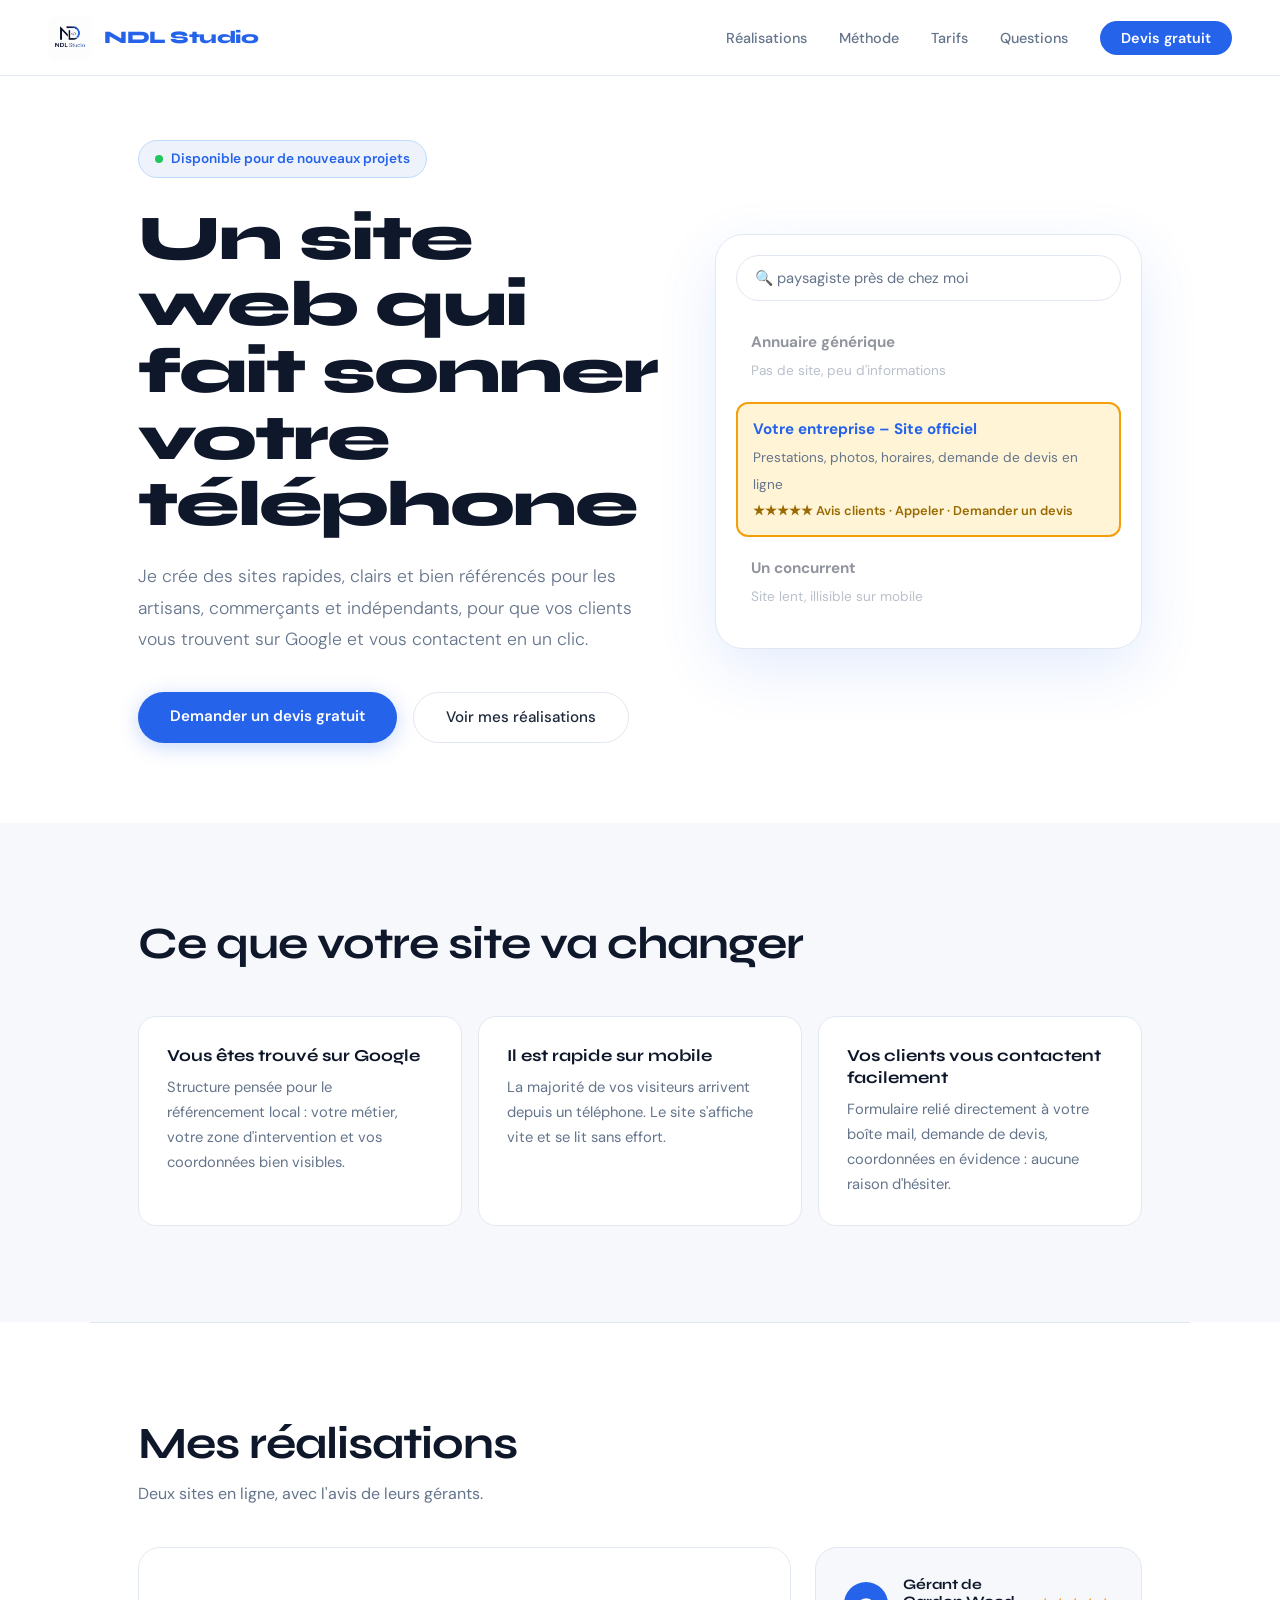
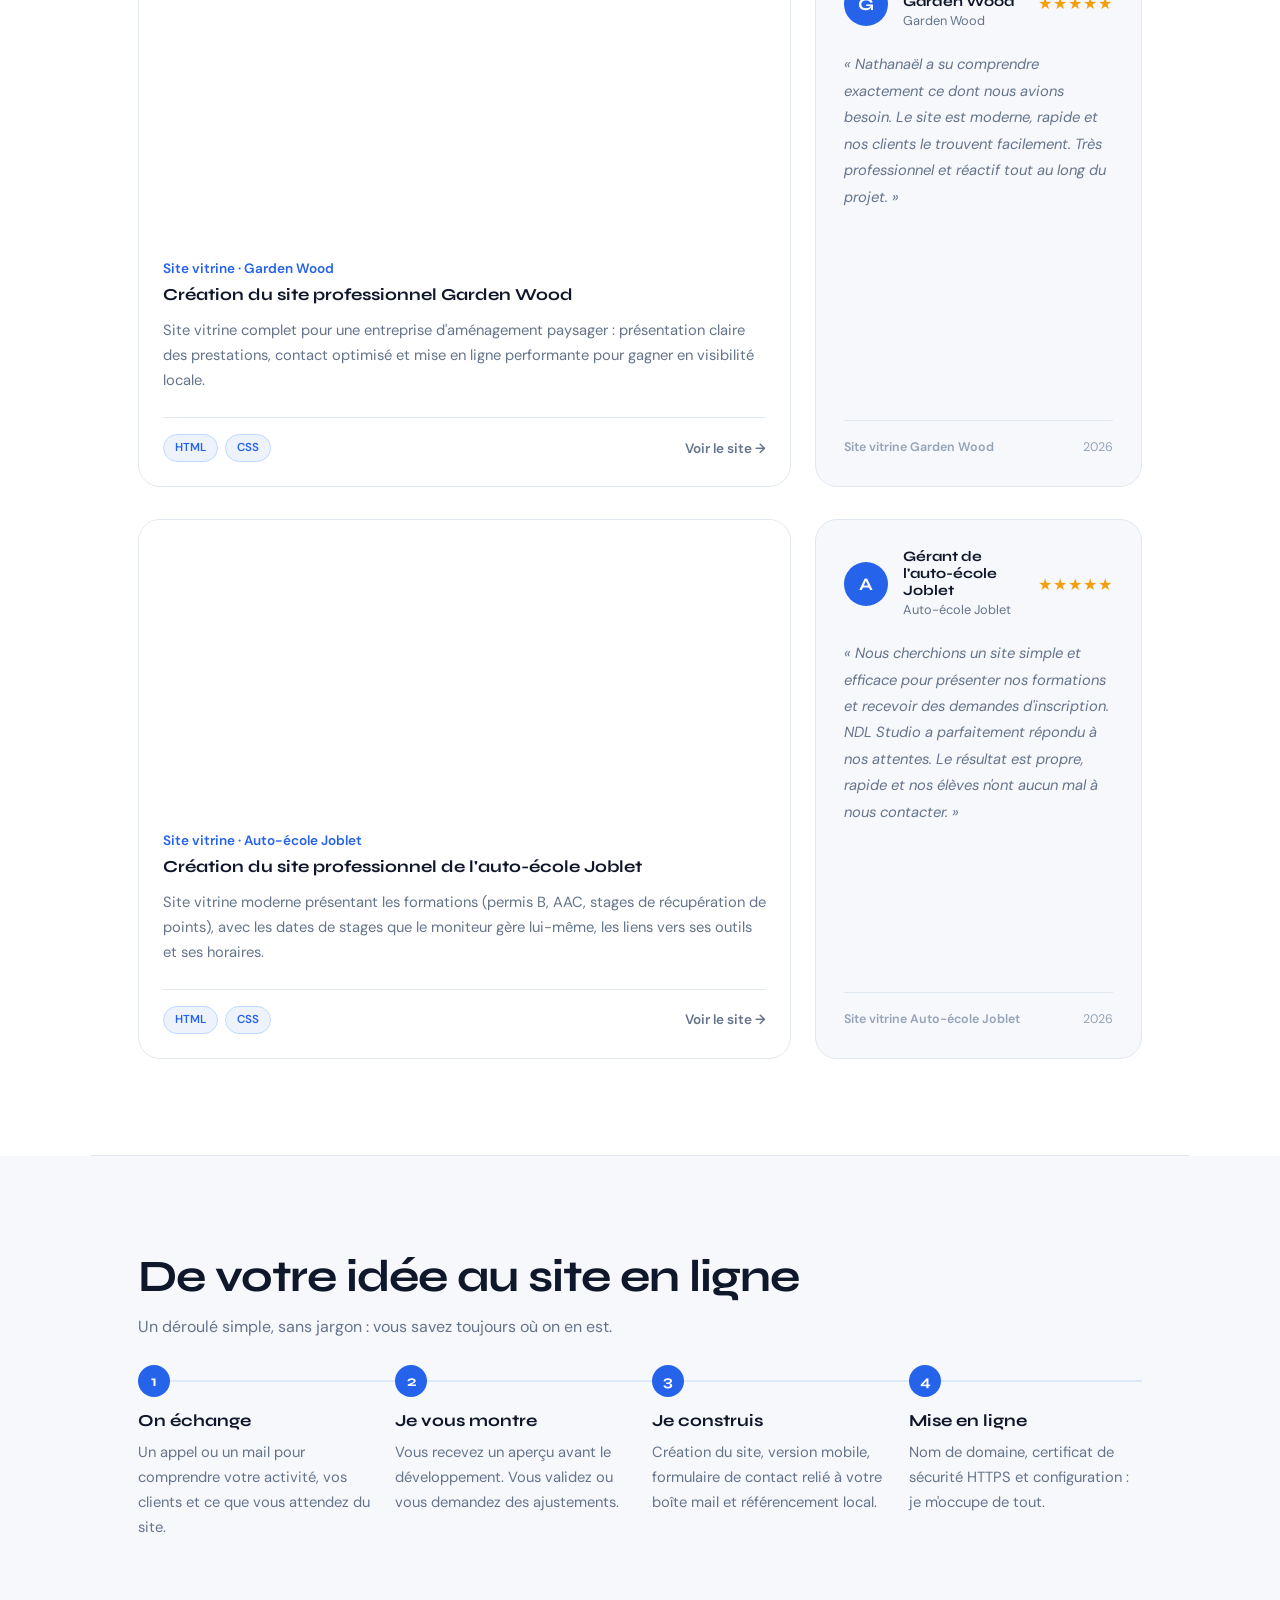
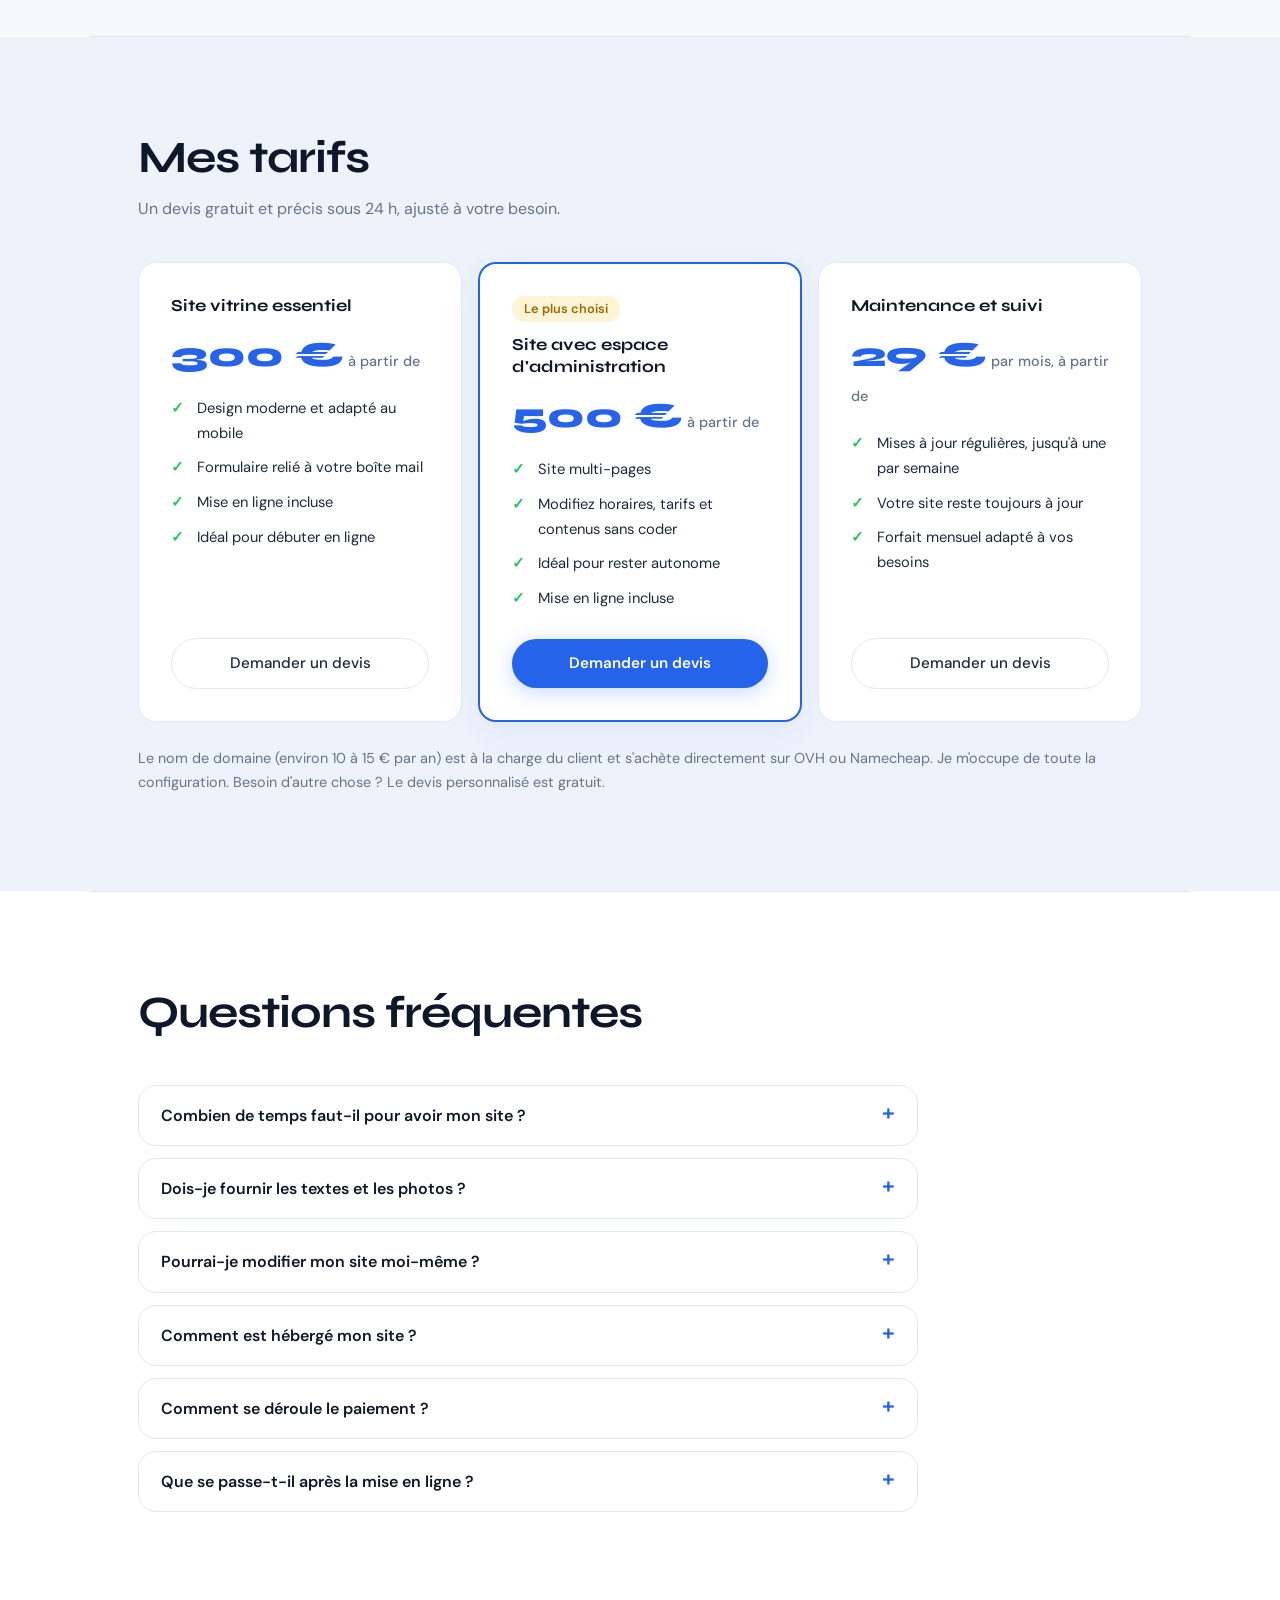
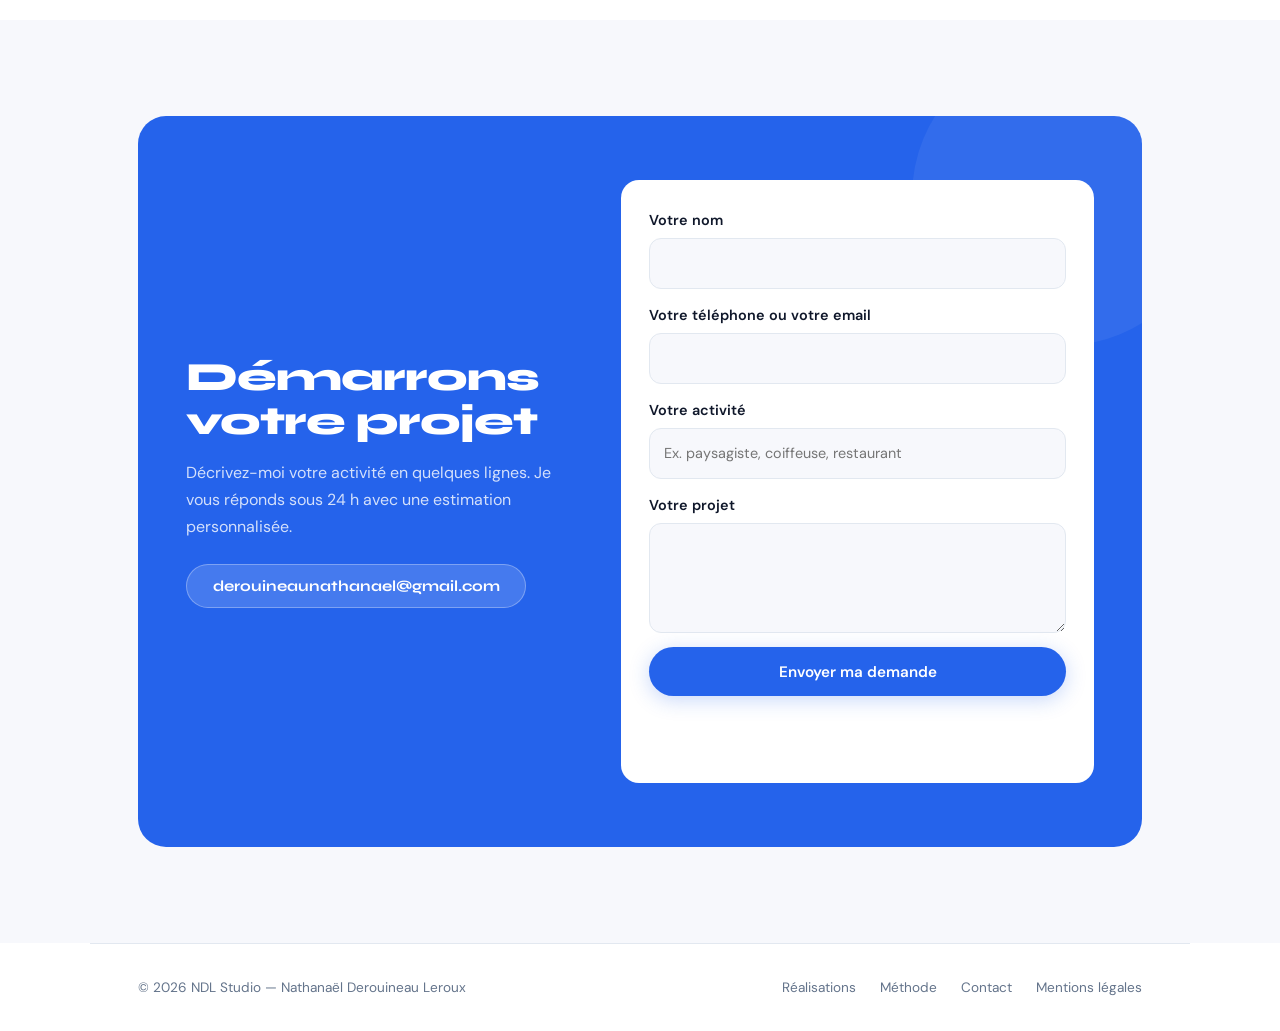
<file: index.html>
<!DOCTYPE html>
<html lang="fr">
<head>
  <meta charset="UTF-8">
  <meta name="viewport" content="width=device-width, initial-scale=1.0">
  <title>NDL Studio – Création de sites web pour artisans et indépendants</title>
  <meta name="description" content="Sites vitrine rapides, clairs et bien référencés pour artisans, commerçants et indépendants. Devis gratuit sous 24 h.">
  <meta name="theme-color" content="#2563eb">
  <link rel="canonical" href="https://ndlstudio.fr/">
  <link rel="icon" href="ressource/logo-ndlstudio.png">

  <meta property="og:type" content="website">
  <meta property="og:url" content="https://ndlstudio.fr/">
  <meta property="og:title" content="NDL Studio – Un site web qui vous apporte des clients">
  <meta property="og:description" content="Sites vitrine pour artisans et indépendants : rapides, adaptés au mobile, trouvés sur Google.">
  <meta property="og:image" content="https://ndlstudio.fr/ressource/logo-ndlstudio.png">

  <link rel="preconnect" href="https://fonts.googleapis.com">
  <link rel="preconnect" href="https://fonts.gstatic.com" crossorigin>
  <link href="https://fonts.googleapis.com/css2?family=Syne:wght@400;600;700;800&family=DM+Sans:ital,opsz,wght@0,9..40,300;0,9..40,400;0,9..40,500;0,9..40,600;1,9..40,300&display=swap" rel="stylesheet">
  <link rel="stylesheet" href="ressource/style.css">

  <script type="application/ld+json">
  {
    "@context": "https://schema.org",
    "@type": "ProfessionalService",
    "name": "NDL Studio",
    "url": "https://ndlstudio.fr",
    "logo": "https://ndlstudio.fr/ressource/logo-ndlstudio.png",
    "description": "Création de sites web vitrine pour artisans, commerçants et indépendants.",
    "founder": { "@type": "Person", "name": "Nathanaël Derouineau Leroux" },
    "email": "derouineaunathanael@gmail.com"
  }
  </script>
</head>
<body>

<!-- NAVIGATION -->
<nav>
  <a href="#" class="nav-logo-wrapper">
    <img class="nav-logo" src="ressource/logo-ndlstudio.png" alt="">
    <span class="nav-brand">NDL Studio</span>
  </a>
  <ul class="nav-links">
    <li><a href="#projets">Réalisations</a></li>
    <li><a href="#methode">Méthode</a></li>
    <li><a href="#services">Tarifs</a></li>
    <li><a href="#faq">Questions</a></li>
    <li><a href="#contact" class="nav-cta">Devis gratuit</a></li>
  </ul>
  <button class="hamburger" id="hamburger" aria-label="Ouvrir le menu" aria-expanded="false" aria-controls="mobileMenu">
    <span></span><span></span><span></span>
  </button>
</nav>

<div class="mobile-menu" id="mobileMenu">
  <a href="#projets" onclick="closeMobileMenu()">Réalisations</a>
  <a href="#methode" onclick="closeMobileMenu()">Méthode</a>
  <a href="#services" onclick="closeMobileMenu()">Tarifs</a>
  <a href="#faq" onclick="closeMobileMenu()">Questions</a>
  <a href="#contact" onclick="closeMobileMenu()">Demander un devis gratuit</a>
</div>

<!-- ACCUEIL -->
<header class="hero">
  <div>
    <div class="hero-tag"><span class="hero-dot"></span>Disponible pour de nouveaux projets</div>
    <h1>Un site web qui fait sonner votre téléphone</h1>
    <p class="hero-sub">Je crée des sites rapides, clairs et bien référencés pour les artisans, commerçants et indépendants, pour que vos clients vous trouvent sur Google et vous contactent en un clic.</p>
    <div class="hero-actions">
      <a href="#contact" class="btn-primary">Demander un devis gratuit</a>
      <a href="#projets" class="btn-secondary">Voir mes réalisations</a>
    </div>
  </div>

  <div class="serp" aria-hidden="true">
    <div class="serp-q">🔍 paysagiste près de chez moi</div>
    <div class="serp-res dim"><b>Annuaire générique</b><span>Pas de site, peu d'informations</span></div>
    <div class="serp-res me">
      <b>Votre entreprise – Site officiel</b>
      <span>Prestations, photos, horaires, demande de devis en ligne</span>
      <small>★★★★★ Avis clients · Appeler · Demander un devis</small>
    </div>
    <div class="serp-res dim"><b>Un concurrent</b><span>Site lent, illisible sur mobile</span></div>
  </div>
</header>

<!-- BÉNÉFICES -->
<div class="full-width-section bg-off">
  <section class="section" id="atouts">
    <h2 class="section-title">Ce que votre site va changer</h2>
    <div class="grid" style="--min:260px">
      <article class="card hover benefit">
        <h3 class="card-title">Vous êtes trouvé sur Google</h3>
        <p class="card-text">Structure pensée pour le référencement local : votre métier, votre zone d'intervention et vos coordonnées bien visibles.</p>
      </article>
      <article class="card hover benefit">
        <h3 class="card-title">Il est rapide sur mobile</h3>
        <p class="card-text">La majorité de vos visiteurs arrivent depuis un téléphone. Le site s'affiche vite et se lit sans effort.</p>
      </article>
      <article class="card hover benefit">
        <h3 class="card-title">Vos clients vous contactent facilement</h3>
        <p class="card-text">Formulaire relié directement à votre boîte mail, demande de devis, coordonnées en évidence : aucune raison d'hésiter.</p>
      </article>
    </div>
  </section>
</div>

<hr class="divider">

<!-- PROJETS -->
<div class="full-width-section bg-white">
  <section class="section" id="projets">
    <h2 class="section-title has-intro">Mes réalisations</h2>
    <p class="section-intro">Deux sites en ligne, avec l'avis de leurs gérants.</p>
    <div class="projects">

      <div class="project-row">
        <article class="card project-card">
          <div class="project-thumb">🌱<iframe src="https://gardenwood.pages.dev/" title="Aperçu du site Garden Wood" loading="lazy" tabindex="-1"></iframe></div>
          <div class="project-body">
            <div class="project-tag">Site vitrine · Garden Wood</div>
            <h3 class="card-title">Création du site professionnel Garden Wood</h3>
            <p class="card-text project-desc">Site vitrine complet pour une entreprise d'aménagement paysager : présentation claire des prestations, contact optimisé et mise en ligne performante pour gagner en visibilité locale.</p>
            <div class="project-footer">
              <div class="project-techs"><span class="pill">HTML</span><span class="pill">CSS</span></div>
              <a href="https://gardenwood.pages.dev/" target="_blank" rel="noopener" class="project-link">Voir le site</a>
            </div>
          </div>
        </article>
        <aside class="card project-avis">
          <div class="avis-header">
            <div class="avis-avatar">G</div>
            <div>
              <div class="avis-nom">Gérant de Garden Wood</div>
              <div class="avis-entreprise">Garden Wood</div>
            </div>
            <div class="avis-etoiles" aria-label="5 étoiles sur 5">★★★★★</div>
          </div>
          <p class="avis-texte">« Nathanaël a su comprendre exactement ce dont nous avions besoin. Le site est moderne, rapide et nos clients le trouvent facilement. Très professionnel et réactif tout au long du projet. »</p>
          <div class="avis-footer"><span class="avis-projet">Site vitrine Garden Wood</span><span>2026</span></div>
        </aside>
      </div>

      <div class="project-row">
        <article class="card project-card">
          <div class="project-thumb">🚗<iframe src="https://auto-ecole-joblet-vincent.pages.dev/" title="Aperçu du site Auto-école Joblet" loading="lazy" tabindex="-1"></iframe></div>
          <div class="project-body">
            <div class="project-tag">Site vitrine · Auto-école Joblet</div>
            <h3 class="card-title">Création du site professionnel de l'auto-école Joblet</h3>
            <p class="card-text project-desc">Site vitrine moderne présentant les formations (permis B, AAC, stages de récupération de points), avec les dates de stages que le moniteur gère lui-même, les liens vers ses outils et ses horaires.</p>
            <div class="project-footer">
              <div class="project-techs"><span class="pill">HTML</span><span class="pill">CSS</span></div>
              <a href="https://auto-ecole-joblet-vincent.pages.dev/" target="_blank" rel="noopener" class="project-link">Voir le site</a>
            </div>
          </div>
        </article>
        <aside class="card project-avis">
          <div class="avis-header">
            <div class="avis-avatar">A</div>
            <div>
              <div class="avis-nom">Gérant de l'auto-école Joblet</div>
              <div class="avis-entreprise">Auto-école Joblet</div>
            </div>
            <div class="avis-etoiles" aria-label="5 étoiles sur 5">★★★★★</div>
          </div>
          <p class="avis-texte">« Nous cherchions un site simple et efficace pour présenter nos formations et recevoir des demandes d'inscription. NDL Studio a parfaitement répondu à nos attentes. Le résultat est propre, rapide et nos élèves n'ont aucun mal à nous contacter. »</p>
          <div class="avis-footer"><span class="avis-projet">Site vitrine Auto-école Joblet</span><span>2026</span></div>
        </aside>
      </div>

    </div>
  </section>
</div>

<hr class="divider">

<!-- MÉTHODE -->
<div class="full-width-section bg-off">
  <section class="section" id="methode">
    <h2 class="section-title has-intro">De votre idée au site en ligne</h2>
    <p class="section-intro">Un déroulé simple, sans jargon : vous savez toujours où on en est.</p>
    <ol class="timeline">
      <li>
        <h3 class="card-title">On échange</h3>
        <p class="card-text">Un appel ou un mail pour comprendre votre activité, vos clients et ce que vous attendez du site.</p>
      </li>
      <li>
        <h3 class="card-title">Je vous montre</h3>
        <p class="card-text">Vous recevez un aperçu avant le développement. Vous validez ou vous demandez des ajustements.</p>
      </li>
      <li>
        <h3 class="card-title">Je construis</h3>
        <p class="card-text">Création du site, version mobile, formulaire de contact relié à votre boîte mail et référencement local.</p>
      </li>
      <li>
        <h3 class="card-title">Mise en ligne</h3>
        <p class="card-text">Nom de domaine, certificat de sécurité HTTPS et configuration : je m'occupe de tout.</p>
      </li>
    </ol>
  </section>
</div>

<hr class="divider">

<!-- TARIFS -->
<div class="full-width-section bg-light-blue">
  <section class="section" id="services">
    <h2 class="section-title has-intro">Mes tarifs</h2>
    <p class="section-intro">Un devis gratuit et précis sous 24 h, ajusté à votre besoin.</p>
    <div class="grid" style="--min:260px">
      <article class="card plan">
        <h3 class="card-title">Site vitrine essentiel</h3>
        <div class="price">300 €<small> à partir de</small></div>
        <ul class="plan-list">
          <li>Design moderne et adapté au mobile</li>
          <li>Formulaire relié à votre boîte mail</li>
          <li>Mise en ligne incluse</li>
          <li>Idéal pour débuter en ligne</li>
        </ul>
        <a href="#contact" class="btn-secondary">Demander un devis</a>
      </article>
      <article class="card plan plan-best">
        <span class="plan-tag">Le plus choisi</span>
        <h3 class="card-title">Site avec espace d'administration</h3>
        <div class="price">500 €<small> à partir de</small></div>
        <ul class="plan-list">
          <li>Site multi-pages</li>
          <li>Modifiez horaires, tarifs et contenus sans coder</li>
          <li>Idéal pour rester autonome</li>
          <li>Mise en ligne incluse</li>
        </ul>
        <a href="#contact" class="btn-primary">Demander un devis</a>
      </article>
      <article class="card plan">
        <h3 class="card-title">Maintenance et suivi</h3>
        <div class="price">29 €<small> par mois, à partir de</small></div>
        <ul class="plan-list">
          <li>Mises à jour régulières, jusqu'à une par semaine</li>
          <li>Votre site reste toujours à jour</li>
          <li>Forfait mensuel adapté à vos besoins</li>
        </ul>
        <a href="#contact" class="btn-secondary">Demander un devis</a>
      </article>
    </div>
    <p class="note">Le nom de domaine (environ 10 à 15 € par an) est à la charge du client et s'achète directement sur OVH ou Namecheap. Je m'occupe de toute la configuration. Besoin d'autre chose ? Le devis personnalisé est gratuit.</p>
  </section>
</div>

<hr class="divider">

<!-- FAQ -->
<div class="full-width-section bg-white">
  <section class="section" id="faq">
    <h2 class="section-title">Questions fréquentes</h2>
    <div class="faq">
      <details class="card">
        <summary>Combien de temps faut-il pour avoir mon site ?</summary>
        <p class="card-text">Un site vitrine est généralement en ligne en une à deux semaines, selon la rapidité de vos retours et l'envoi de vos photos et textes.</p>
      </details>
      <details class="card">
        <summary>Dois-je fournir les textes et les photos ?</summary>
        <p class="card-text">Idéalement, vous fournissez vos photos et les informations clés. Je m'occupe de la structure et de la mise en forme, et je peux vous aider à rédiger les textes.</p>
      </details>
      <details class="card">
        <summary>Pourrai-je modifier mon site moi-même ?</summary>
        <p class="card-text">Oui, avec la formule à espace d'administration, vous modifiez vos horaires, tarifs et contenus sans toucher au code.</p>
      </details>
      <details class="card">
        <summary>Comment est hébergé mon site ?</summary>
        <p class="card-text">Votre site est déployé via GitHub et Cloudflare Pages, avec votre nom de domaine et un certificat HTTPS inclus.</p>
      </details>
      <details class="card">
        <summary>Comment se déroule le paiement ?</summary>
        <p class="card-text">Un acompte est demandé au lancement du projet, le solde à la livraison. Une facture vous est remise à chaque étape.</p>
      </details>
      <details class="card">
        <summary>Que se passe-t-il après la mise en ligne ?</summary>
        <p class="card-text">Le site est à vous. Vous pouvez gérer les évolutions seul ou choisir le forfait de maintenance mensuel.</p>
      </details>
    </div>
  </section>
</div>

<!-- CONTACT -->
<div class="full-width-section bg-off">
  <section class="section" id="contact">
    <div class="contact-box">
      <div>
        <h2>Démarrons votre projet</h2>
        <p>Décrivez-moi votre activité en quelques lignes. Je vous réponds sous 24 h avec une estimation personnalisée.</p>
        <a href="mailto:derouineaunathanael@gmail.com" class="contact-email">derouineaunathanael@gmail.com</a>
      </div>

      <form class="contact-form" id="contactForm" action="https://api.web3forms.com/submit" method="POST">
        <input type="hidden" name="access_key" value="d3d730c7-2141-4250-95a8-540519aaca60">
        <input type="hidden" name="subject" value="Nouvelle demande de devis – NDL Studio">
        <input type="checkbox" name="botcheck" class="hp" tabindex="-1" autocomplete="off">
        <label>Votre nom <input type="text" name="nom" required autocomplete="name"></label>
        <label>Votre téléphone ou votre email <input type="text" name="contact" required></label>
        <label>Votre activité <input type="text" name="activite" placeholder="Ex. paysagiste, coiffeuse, restaurant"></label>
        <label>Votre projet <textarea name="message" required></textarea></label>
        <button type="submit" class="btn-primary">Envoyer ma demande</button>
        <p class="form-status" id="formStatus" role="status"></p>
      </form>
    </div>
  </section>
</div>

<!-- PIED DE PAGE -->
<footer>
  <p>© 2026 NDL Studio — Nathanaël Derouineau Leroux</p>
  <div class="footer-right">
    <a href="#projets">Réalisations</a>
    <a href="#methode">Méthode</a>
    <a href="#contact">Contact</a>
    <a href="mentions-legales.html">Mentions légales</a>
  </div>
</footer>

<script src="ressource/script.js"></script>
</body>
</html>
</file>
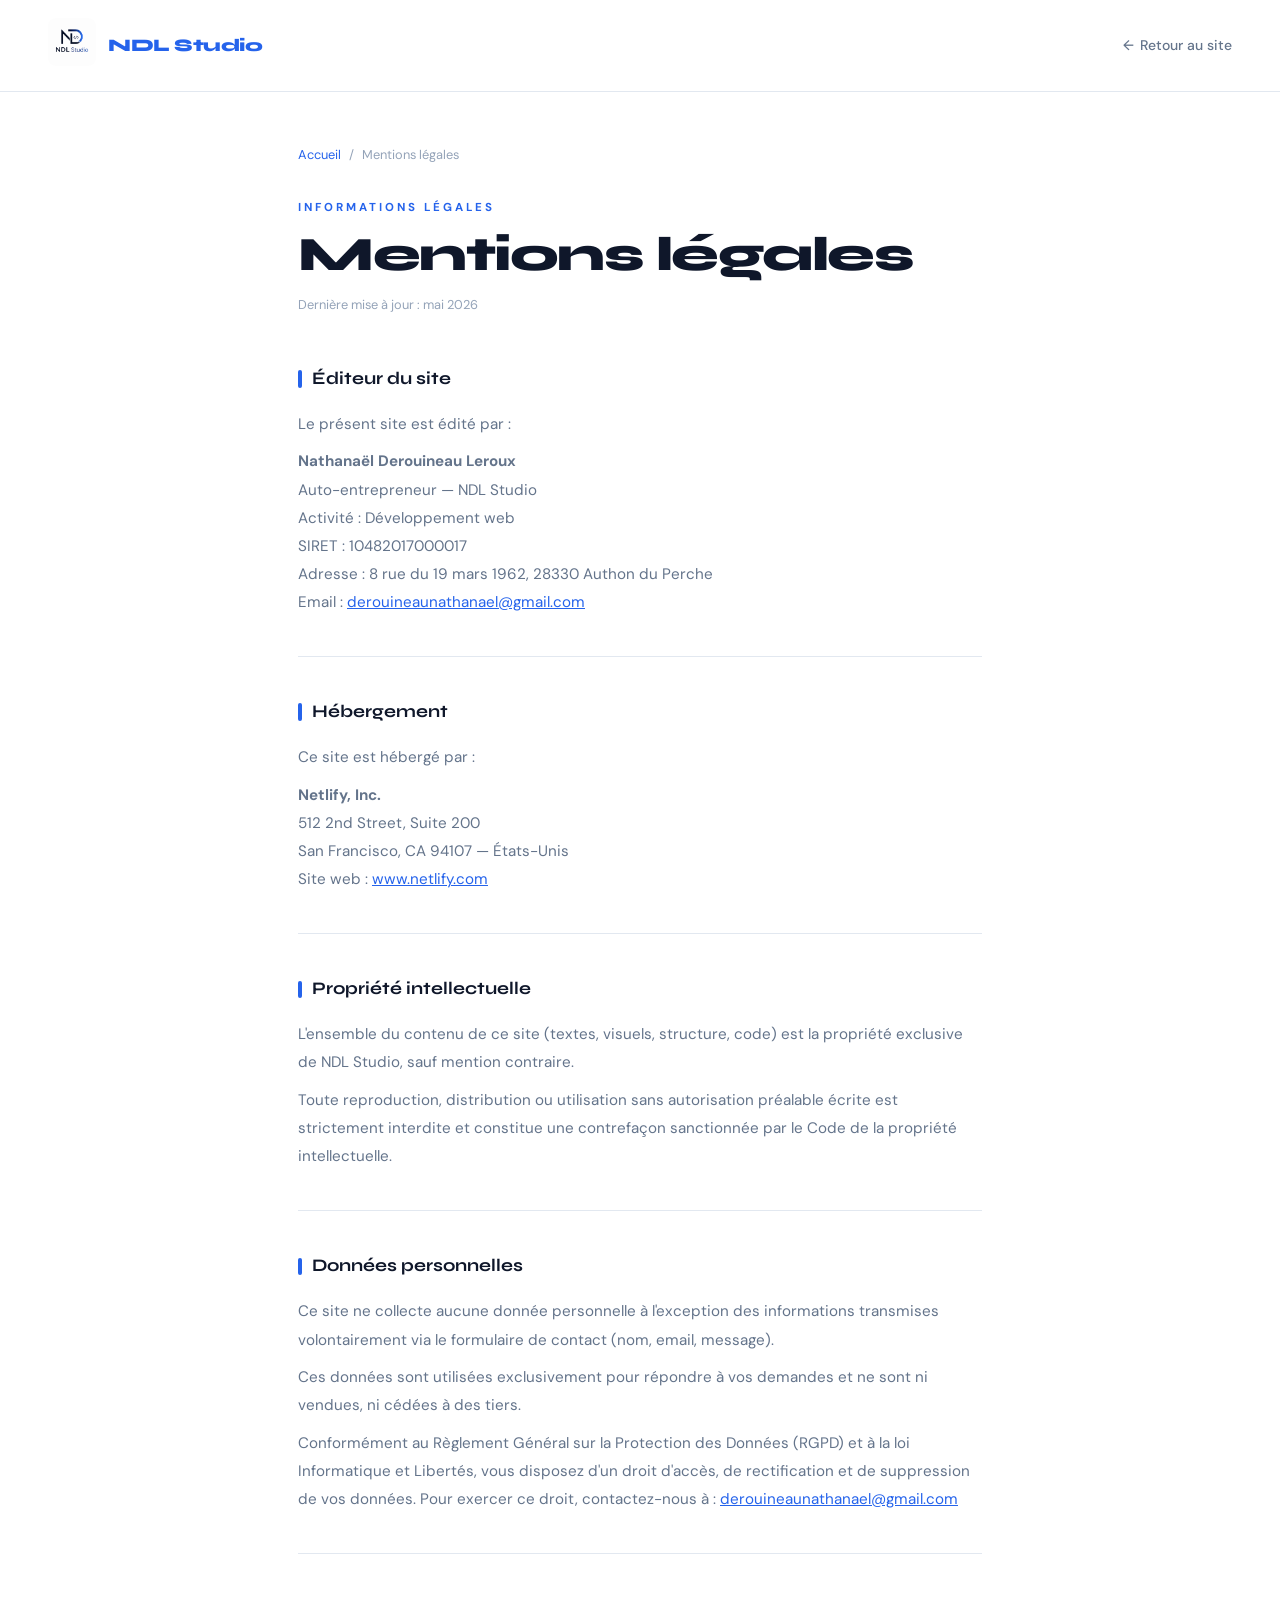
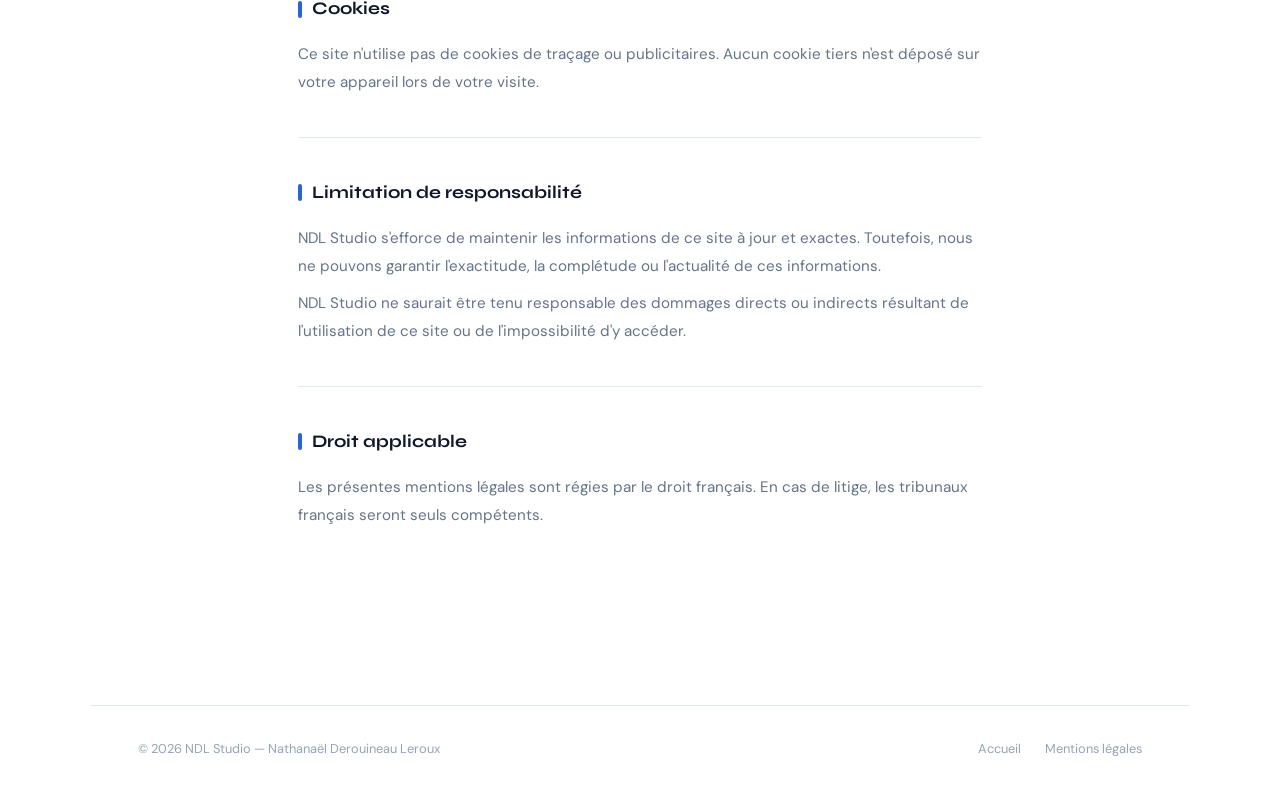
<file: mentions-legales.html>
<!DOCTYPE html>
<html lang="fr">
<head>
<meta charset="UTF-8">
<meta name="viewport" content="width=device-width, initial-scale=1.0">
<title>Mentions légales – NDL Studio</title>
<link href="https://fonts.googleapis.com/css2?family=Syne:wght@400;600;700;800&family=DM+Sans:ital,opsz,wght@0,9..40,300;0,9..40,400;0,9..40,500;1,9..40,300&display=swap" rel="stylesheet">
<style>
  :root {
    --white: #ffffff;
    --off-white: #f7f8fc;
    --light-blue: #eef3fb;
    --blue: #2563eb;
    --blue-mid: #1d4ed8;
    --ink: #0f172a;
    --ink2: #1e293b;
    --muted: #64748b;
    --muted2: #94a3b8;
    --border: #e2e8f0;
    --border-blue: #bfdbfe;
  }

  *, *::before, *::after { margin: 0; padding: 0; box-sizing: border-box; }
  html { scroll-behavior: smooth; }

  body {
    background: var(--white);
    color: var(--ink);
    font-family: 'DM Sans', sans-serif;
    font-weight: 400;
    line-height: 1.7;
    overflow-x: hidden;
  }

  /* ── NAV ── */
  nav {
    position: fixed;
    top: 0; left: 0; right: 0;
    z-index: 50;
    display: flex;
    align-items: center;
    justify-content: space-between;
    padding: 1.1rem 3rem;
    background: rgba(255,255,255,0.88);
    backdrop-filter: blur(18px);
    -webkit-backdrop-filter: blur(18px);
    border-bottom: 1px solid var(--border);
  }

  .nav-logo-wrapper {
    display: flex;
    align-items: center;
    gap: 0.75rem;
    text-decoration: none;
  }

  .logo-placeholder {
    width: 38px;
    height: 38px;
    border-radius: 8px;
    border: 2px dashed var(--border-blue);
    background: var(--light-blue);
    display: flex;
    align-items: center;
    justify-content: center;
    flex-shrink: 0;
  }
  .logo-placeholder::after {
    content: 'LOGO';
    font-size: 0.5rem;
    font-weight: 700;
    letter-spacing: 1px;
    color: var(--blue);
    opacity: 0.5;
  }

  .nav-brand {
    font-family: 'Syne', sans-serif;
    font-weight: 800;
    font-size: 1.1rem;
    color: var(--blue);
    letter-spacing: -0.5px;
  }

  .nav-back {
    display: flex;
    align-items: center;
    gap: 0.4rem;
    color: var(--muted);
    text-decoration: none;
    font-size: 0.875rem;
    font-weight: 500;
    transition: color 0.2s;
  }
  .nav-back:hover { color: var(--blue); }
  .nav-back::before { content: '←'; }

  /* ── PAGE ── */
  .page-wrapper {
    max-width: 780px;
    margin: 0 auto;
    padding: 9rem 3rem 6rem;
  }

  /* Breadcrumb */
  .breadcrumb {
    display: flex;
    align-items: center;
    gap: 0.5rem;
    font-size: 0.8rem;
    color: var(--muted2);
    margin-bottom: 2rem;
  }
  .breadcrumb a {
    color: var(--blue);
    text-decoration: none;
  }
  .breadcrumb a:hover { text-decoration: underline; }
  .breadcrumb span { color: var(--muted2); }

  /* Header */
  .page-label {
    font-size: 0.72rem;
    font-weight: 700;
    letter-spacing: 3px;
    text-transform: uppercase;
    color: var(--blue);
    margin-bottom: 0.75rem;
  }

  .page-title {
    font-family: 'Syne', sans-serif;
    font-size: clamp(2rem, 4vw, 3rem);
    font-weight: 800;
    letter-spacing: -1.5px;
    line-height: 1.1;
    color: var(--ink);
    margin-bottom: 0.75rem;
  }

  .page-date {
    font-size: 0.8rem;
    color: var(--muted2);
    margin-bottom: 3rem;
  }

  /* Sections */
  .ml-section {
    margin-bottom: 2.5rem;
    padding-bottom: 2.5rem;
    border-bottom: 1px solid var(--border);
  }
  .ml-section:last-of-type {
    border-bottom: none;
  }

  .ml-section h2 {
    font-family: 'Syne', sans-serif;
    font-size: 1.1rem;
    font-weight: 700;
    color: var(--ink);
    margin-bottom: 1rem;
    display: flex;
    align-items: center;
    gap: 0.6rem;
  }

  .ml-section h2::before {
    content: '';
    display: inline-block;
    width: 4px;
    height: 1.1rem;
    background: var(--blue);
    border-radius: 2px;
    flex-shrink: 0;
  }

  .ml-section p {
    font-size: 0.95rem;
    color: var(--muted);
    line-height: 1.85;
    margin-bottom: 0.6rem;
  }
  .ml-section p:last-child { margin-bottom: 0; }

  /* Champs à compléter */
  .fill-in {
    display: inline-block;
    background: #fef9c3;
    border: 1.5px dashed #f59e0b;
    color: #92400e;
    font-weight: 600;
    font-size: 0.875rem;
    padding: 0.1rem 0.6rem;
    border-radius: 6px;
    font-style: italic;
  }

  .fill-note {
    display: flex;
    align-items: flex-start;
    gap: 0.6rem;
    background: #fffbeb;
    border: 1px solid #fde68a;
    border-radius: 12px;
    padding: 1rem 1.2rem;
    margin-top: 1.5rem;
    font-size: 0.82rem;
    color: #92400e;
    line-height: 1.6;
  }
  .fill-note::before {
    content: '⚠️';
    flex-shrink: 0;
    margin-top: 0.1rem;
  }

  /* ── FOOTER ── */
  footer {
    border-top: 1px solid var(--border);
    padding: 2rem 3rem;
    display: flex;
    align-items: center;
    justify-content: space-between;
    max-width: 1100px;
    margin: 0 auto;
  }

  footer p { font-size: 0.8rem; color: var(--muted2); }

  footer .footer-right { display: flex; gap: 1.5rem; }
  footer .footer-right a {
    font-size: 0.8rem;
    color: var(--muted2);
    text-decoration: none;
    transition: color 0.2s;
  }
  footer .footer-right a:hover { color: var(--blue); }

  /* ── RESPONSIVE ── */
  @media (max-width: 768px) {
    nav { padding: 1rem 1.5rem; }
    .page-wrapper { padding: 7rem 1.5rem 4rem; }
    footer { flex-direction: column; gap: 0.75rem; text-align: center; padding: 1.5rem; }
    .footer-right { gap: 1rem; }
  }
</style>
</head>
<body>

<!-- NAV -->
<nav>
  <a href="index.html" class="nav-logo-wrapper">
    <div class="hero-logo-area">               
      <img src="ressource/logo-ndlstudio.png" alt="NDL Studio" style="width:48px; height:48px; border-radius:8px;object-fit:contain">                
      </div>
    <span class="nav-brand">NDL Studio</span>
  </a>
  <a href="index.html" class="nav-back">Retour au site</a>
</nav>

<!-- CONTENU -->
<div class="page-wrapper">

  <!-- Breadcrumb -->
  <div class="breadcrumb">
    <a href="index.html">Accueil</a>
    <span>/</span>
    <span>Mentions légales</span>
  </div>

  <div class="page-label">Informations légales</div>
  <h1 class="page-title">Mentions légales</h1>
  <p class="page-date">Dernière mise à jour : mai 2026</p>

  <!-- 1. Éditeur -->
  <div class="ml-section" style="margin-top:2.5rem;">
    <h2>Éditeur du site</h2>
    <p>Le présent site est édité par :</p>
    <p>
      <strong>Nathanaël Derouineau Leroux</strong><br>
      Auto-entrepreneur — NDL Studio<br>
      Activité : Développement web<br>
      SIRET : 10482017000017</span><br>
      Adresse : 8 rue du 19 mars 1962, 28330 Authon du Perche</span><br>
      Email : <a href="mailto:derouineaunathanael@gmail.com" style="color:var(--blue);">derouineaunathanael@gmail.com</a>
    </p>
  </div>

  <!-- 2. Hébergement -->
  <div class="ml-section">
    <h2>Hébergement</h2>
    <p>Ce site est hébergé par :</p>
    <p>
      <strong>Netlify, Inc.</strong><br>
      512 2nd Street, Suite 200<br>
      San Francisco, CA 94107 — États-Unis<br>
      Site web : <a href="https://www.netlify.com" target="_blank" style="color:var(--blue);">www.netlify.com</a>
    </p>
  </div>

  <!-- 3. Propriété intellectuelle -->
  <div class="ml-section">
    <h2>Propriété intellectuelle</h2>
    <p>L'ensemble du contenu de ce site (textes, visuels, structure, code) est la propriété exclusive de NDL Studio, sauf mention contraire.</p>
    <p>Toute reproduction, distribution ou utilisation sans autorisation préalable écrite est strictement interdite et constitue une contrefaçon sanctionnée par le Code de la propriété intellectuelle.</p>
  </div>

  <!-- 4. Données personnelles -->
  <div class="ml-section">
    <h2>Données personnelles</h2>
    <p>Ce site ne collecte aucune donnée personnelle à l'exception des informations transmises volontairement via le formulaire de contact (nom, email, message).</p>
    <p>Ces données sont utilisées exclusivement pour répondre à vos demandes et ne sont ni vendues, ni cédées à des tiers.</p>
    <p>Conformément au Règlement Général sur la Protection des Données (RGPD) et à la loi Informatique et Libertés, vous disposez d'un droit d'accès, de rectification et de suppression de vos données. Pour exercer ce droit, contactez-nous à : <a href="mailto:derouineaunathanael@gmail.com" style="color:var(--blue);">derouineaunathanael@gmail.com</a></p>
  </div>

  <!-- 5. Cookies -->
  <div class="ml-section">
    <h2>Cookies</h2>
    <p>Ce site n'utilise pas de cookies de traçage ou publicitaires. Aucun cookie tiers n'est déposé sur votre appareil lors de votre visite.</p>
  </div>

  <!-- 6. Responsabilité -->
  <div class="ml-section">
    <h2>Limitation de responsabilité</h2>
    <p>NDL Studio s'efforce de maintenir les informations de ce site à jour et exactes. Toutefois, nous ne pouvons garantir l'exactitude, la complétude ou l'actualité de ces informations.</p>
    <p>NDL Studio ne saurait être tenu responsable des dommages directs ou indirects résultant de l'utilisation de ce site ou de l'impossibilité d'y accéder.</p>
  </div>

  <!-- 7. Droit applicable -->
  <div class="ml-section">
    <h2>Droit applicable</h2>
    <p>Les présentes mentions légales sont régies par le droit français. En cas de litige, les tribunaux français seront seuls compétents.</p>
  </div>

</div>

<!-- FOOTER -->
<footer>
  <p>© 2026 NDL Studio — Nathanaël Derouineau Leroux</p>
  <div class="footer-right">
    <a href="index.html">Accueil</a>
    <a href="mentions-legales.html">Mentions légales</a>
  </div>
</footer>

</body>
</html>
</file>
<file: ressource/style.css>
/* ==========================================================================
   NDL Studio – feuille de style
   1. Variables  2. Base  3. Composants partagés  4. Navigation
   5. Sections  6. Pied de page  7. Animations  8. Responsive
   ========================================================================== */

/* 1. VARIABLES ------------------------------------------------------------ */
:root {
  /* couleurs (noms conservés pour les autres pages du site) */
  --white: #ffffff;
  --off-white: #f7f8fc;
  --light-blue: #eef3fb;
  --pale-blue: #dde9f8;
  --blue: #2563eb;
  --blue-mid: #1d4ed8;
  --blue-dark: #1e3a8a;
  --ink: #0f172a;
  --ink2: #1e293b;
  --muted: #64748b;
  --muted2: #94a3b8;
  --border: #e2e8f0;
  --border-blue: #bfdbfe;
  --accent: #f59e0b;
  --accent-soft: #fff4d6;
  --success: #22c55e;

  /* typographie */
  --font-title: 'Syne', sans-serif;
  --font-body: 'DM Sans', sans-serif;

  /* formes et effets */
  --radius: 18px;
  --radius-lg: 28px;
  --radius-pill: 100px;
  --shadow: 0 10px 40px rgba(37, 99, 235, .08);
  --shadow-lg: 0 20px 60px rgba(37, 99, 235, .12);
  --transition: .25s ease;

  /* mise en page */
  --nav-h: 76px;
  --container: 1100px;
  --gutter: 3rem;
}

/* 2. BASE ----------------------------------------------------------------- */
*, *::before, *::after { margin: 0; padding: 0; box-sizing: border-box; }

html { scroll-behavior: smooth; scroll-padding-top: var(--nav-h); }

body {
  background: var(--white);
  color: var(--ink);
  font-family: var(--font-body);
  line-height: 1.7;
  overflow-x: hidden;
}

img { max-width: 100%; }
a { color: inherit; }
:focus-visible { outline: 3px solid var(--blue); outline-offset: 3px; }

/* 3. COMPOSANTS PARTAGÉS -------------------------------------------------- */

/* conteneur de section (bandes pleine largeur + contenu centré) */
.full-width-section { width: 100%; }
.bg-off { background: var(--off-white); }
.bg-light-blue { background: var(--light-blue); }
.bg-white { background: var(--white); }

.section {
  max-width: var(--container);
  margin: 0 auto;
  padding: 6rem var(--gutter);
}

.section-label {
  font-size: .9rem;
  font-weight: 600;
  color: var(--blue);
  margin-bottom: .5rem;
}

.section-title {
  font-family: var(--font-title);
  font-size: clamp(1.9rem, 3.5vw, 2.8rem);
  font-weight: 700;
  letter-spacing: -1px;
  line-height: 1.1;
  margin-bottom: 3rem;
}
.section-title.has-intro { margin-bottom: .75rem; }

.section-intro {
  color: var(--muted);
  max-width: 58ch;
  margin-bottom: 2.5rem;
}

.divider {
  border: none;
  border-top: 1px solid var(--border);
  max-width: var(--container);
  margin: 0 auto;
}

/* boutons */
.btn-primary, .btn-secondary {
  display: inline-block;
  padding: .9rem 2rem;
  border-radius: var(--radius-pill);
  font: 600 .95rem var(--font-body);
  text-decoration: none;
  text-align: center;
  cursor: pointer;
  transition: var(--transition);
}
.btn-primary {
  background: var(--blue);
  color: #fff;
  border: 0;
  box-shadow: 0 4px 20px rgba(37, 99, 235, .25);
}
.btn-primary:hover {
  background: var(--blue-mid);
  transform: translateY(-2px);
  box-shadow: 0 8px 30px rgba(37, 99, 235, .35);
}
.btn-secondary {
  background: transparent;
  color: var(--ink2);
  border: 1.5px solid var(--border);
  font-weight: 500;
}
.btn-secondary:hover {
  border-color: var(--blue);
  color: var(--blue);
  background: var(--light-blue);
}

/* carte générique : bénéfices, projets, avis, offres, FAQ */
.card {
  background: var(--white);
  border: 1.5px solid var(--border);
  border-radius: var(--radius);
  transition: var(--transition);
}
.card.hover:hover {
  border-color: var(--border-blue);
  transform: translateY(-3px);
  box-shadow: var(--shadow);
}

/* grille responsive réutilisable */
.grid {
  display: grid;
  gap: 1rem;
  grid-template-columns: repeat(auto-fit, minmax(var(--min, 250px), 1fr));
}

/* titre de carte et texte secondaire */
.card-title {
  font-family: var(--font-title);
  font-weight: 700;
  font-size: 1.05rem;
  line-height: 1.3;
  margin-bottom: .5rem;
}
.card-text { font-size: .92rem; color: var(--muted); line-height: 1.7; }

/* pastille (technos, etc.) */
.pill {
  background: var(--light-blue);
  border: 1px solid var(--border-blue);
  color: var(--blue);
  font-size: .72rem;
  font-weight: 600;
  padding: .2rem .7rem;
  border-radius: var(--radius-pill);
}

/* 4. NAVIGATION ----------------------------------------------------------- */
nav {
  position: fixed;
  inset: 0 0 auto 0;
  z-index: 50;
  height: var(--nav-h);
  display: flex;
  align-items: center;
  justify-content: space-between;
  padding: 0 var(--gutter);
  background: rgba(255, 255, 255, .9);
  backdrop-filter: blur(18px);
  -webkit-backdrop-filter: blur(18px);
  border-bottom: 1px solid var(--border);
}

.nav-logo-wrapper { display: flex; align-items: center; gap: .75rem; text-decoration: none; }
.nav-logo { width: 44px; height: 44px; border-radius: 8px; object-fit: contain; }
.nav-brand { font: 800 1.1rem var(--font-title); color: var(--blue); letter-spacing: -.5px; }

.nav-links { display: flex; align-items: center; gap: 2rem; list-style: none; }
.nav-links a { color: var(--muted); text-decoration: none; font-size: .9rem; font-weight: 500; transition: color .2s; }
.nav-links a:hover { color: var(--blue); }
.nav-links a.nav-cta {
  background: var(--blue);
  color: #fff;
  padding: .5rem 1.3rem;
  border-radius: var(--radius-pill);
  font-weight: 600;
  transition: var(--transition);
}
.nav-links a.nav-cta:hover { background: var(--blue-mid); color: #fff; transform: translateY(-1px); }

.hamburger { display: none; flex-direction: column; gap: 5px; padding: 8px; background: none; border: 0; cursor: pointer; }
.hamburger span { display: block; width: 22px; height: 2px; background: var(--ink2); border-radius: 2px; transition: var(--transition); }
.hamburger[aria-expanded="true"] span:nth-child(1) { transform: translateY(7px) rotate(45deg); }
.hamburger[aria-expanded="true"] span:nth-child(2) { opacity: 0; }
.hamburger[aria-expanded="true"] span:nth-child(3) { transform: translateY(-7px) rotate(-45deg); }

.mobile-menu {
  display: none;
  position: fixed;
  top: var(--nav-h); left: 0; right: 0;
  z-index: 49;
  flex-direction: column;
  gap: .25rem;
  padding: 1rem 1.5rem 1.5rem;
  background: var(--white);
  border-bottom: 1px solid var(--border);
}
.mobile-menu.open { display: flex; }
.mobile-menu a { color: var(--ink2); text-decoration: none; font-weight: 500; padding: .75rem 0; border-bottom: 1px solid var(--border); }
.mobile-menu a:last-child { border-bottom: 0; color: var(--blue); font-weight: 700; }

/* 5. SECTIONS ------------------------------------------------------------- */

/* accueil */
.hero {
  max-width: var(--container);
  margin: 0 auto;
  padding: calc(var(--nav-h) + 4rem) var(--gutter) 5rem;
  display: grid;
  grid-template-columns: 1.1fr .9fr;
  gap: 3.5rem;
  align-items: center;
}
.hero-tag {
  display: inline-flex;
  align-items: center;
  gap: .5rem;
  background: var(--light-blue);
  border: 1px solid var(--border-blue);
  color: var(--blue);
  font-size: .85rem;
  font-weight: 600;
  padding: .4rem 1rem;
  border-radius: var(--radius-pill);
  margin-bottom: 1.75rem;
}
.hero-dot { width: 8px; height: 8px; background: var(--success); border-radius: 50%; animation: pulse 2s infinite; }
.hero h1 {
  font-family: var(--font-title);
  font-size: clamp(2.4rem, 5vw, 4rem);
  font-weight: 800;
  line-height: 1.04;
  letter-spacing: -2px;
  margin-bottom: 1.4rem;
}
.hero-sub { font-size: 1.1rem; font-weight: 300; color: var(--muted); max-width: 50ch; margin-bottom: 2.25rem; line-height: 1.8; }
.hero-actions { display: flex; gap: 1rem; flex-wrap: wrap; }

/* aperçu "résultat Google" */
.serp {
  padding: 1.25rem;
  border-radius: var(--radius-lg);
  background: var(--white);
  border: 1.5px solid var(--border);
  box-shadow: var(--shadow-lg);
  animation: fadeUp .7s .2s ease both;
}
.serp-q {
  display: flex; align-items: center; gap: .6rem;
  padding: .6rem 1.1rem; margin-bottom: 1rem;
  border: 1px solid var(--border); border-radius: var(--radius-pill);
  font-size: .92rem; color: var(--muted);
}
.serp-res { padding: .8rem .9rem; border-radius: 12px; margin-bottom: .4rem; }
.serp-res b { display: block; font-size: .95rem; }
.serp-res span { font-size: .85rem; color: var(--muted); }
.serp-res.dim { opacity: .45; }
.serp-res.me { background: var(--accent-soft); border: 2px solid var(--accent); }
.serp-res.me b { color: var(--blue); }
.serp-res.me small { display: block; margin-top: .2rem; font-size: .8rem; font-weight: 600; color: #9a6a00; }

/* bénéfices */
.benefit { padding: 1.75rem; }

/* projets + avis */
.projects { display: grid; gap: 2rem; }
.project-row { display: grid; grid-template-columns: 2fr 1fr; gap: 1.5rem; align-items: stretch; }

.project-card { border-radius: 22px; overflow: hidden; display: flex; flex-direction: column; }
.project-card:hover { transform: translateY(-4px); border-color: var(--border-blue); box-shadow: var(--shadow-lg); }

.project-thumb {
  position: relative;
  aspect-ratio: 16 / 7;
  display: grid; place-items: center;
  font-size: 3rem;
  overflow: hidden;
  background: linear-gradient(135deg, var(--pale-blue), var(--border-blue));
}
.project-thumb iframe {
  position: absolute; top: 0; left: 0;
  width: 200%; height: 200%;
  border: 0; background: var(--white);
  transform: scale(.5); transform-origin: 0 0;
  pointer-events: none;
}

.project-body { padding: 1.5rem; display: flex; flex-direction: column; flex: 1; gap: .25rem; }
.project-tag { font-size: .85rem; font-weight: 600; color: var(--blue); }
.project-desc { flex: 1; margin-bottom: 1.25rem; }
.project-footer {
  display: flex; align-items: center; justify-content: space-between; flex-wrap: wrap; gap: .5rem;
  padding-top: 1rem; border-top: 1px solid var(--border);
}
.project-techs { display: flex; gap: .4rem; flex-wrap: wrap; }
.project-link { color: var(--muted); text-decoration: none; font-size: .85rem; font-weight: 600; transition: color .2s; }
.project-link:hover { color: var(--blue); }
.project-link::after { content: ' →'; }

.project-avis {
  display: flex; flex-direction: column; gap: 1.2rem;
  padding: 1.75rem;
  background: var(--off-white);
  border-radius: 22px;
}
.avis-header { display: flex; align-items: center; gap: .9rem; }
.avis-avatar {
  flex-shrink: 0; width: 44px; height: 44px; border-radius: 50%;
  display: grid; place-items: center;
  background: var(--blue); color: #fff; font: 700 1.1rem var(--font-title);
}
.avis-nom { font: 700 .9rem var(--font-title); }
.avis-entreprise { font-size: .8rem; color: var(--muted); }
.avis-etoiles { margin-left: auto; color: var(--accent); letter-spacing: 1px; }
.avis-texte { flex: 1; font-size: .92rem; font-style: italic; color: var(--muted); line-height: 1.8; }
.avis-footer { display: flex; justify-content: space-between; gap: .5rem; padding-top: 1rem; border-top: 1px solid var(--border); font-size: .78rem; color: var(--muted2); }
.avis-projet { font-weight: 600; }

/* méthode (frise) */
.timeline {
  list-style: none;
  display: grid; grid-template-columns: repeat(4, 1fr); gap: 1.5rem;
  counter-reset: step;
  border-top: 2px solid var(--pale-blue);
}
.timeline li { position: relative; padding-top: 1.75rem; counter-increment: step; }
.timeline li::before {
  content: counter(step);
  position: absolute; top: -17px; left: 0;
  width: 32px; height: 32px; border-radius: 50%;
  display: grid; place-items: center;
  background: var(--blue); color: #fff; font: 700 .95rem var(--font-title);
}

/* tarifs */
.plan { display: flex; flex-direction: column; padding: 2rem; }
.plan-best { border: 2px solid var(--blue); box-shadow: var(--shadow); }
.plan-tag { align-self: flex-start; margin-bottom: .75rem; padding: .15rem .75rem; border-radius: var(--radius-pill); background: var(--accent-soft); color: #9a6a00; font-size: .8rem; font-weight: 600; }
.price { margin: .75rem 0 .25rem; font: 800 2.2rem/1 var(--font-title); color: var(--blue); }
.price small { font: 500 .9rem var(--font-body); color: var(--muted); }
.plan-list { list-style: none; display: grid; gap: .6rem; margin: 1.25rem 0 1.75rem; font-size: .92rem; color: var(--ink2); }
.plan-list li { position: relative; padding-left: 1.6rem; }
.plan-list li::before { content: '✓'; position: absolute; left: 0; font-weight: 700; color: var(--success); }
.plan .btn-primary, .plan .btn-secondary { margin-top: auto; }
.note { margin-top: 1.5rem; font-size: .9rem; color: var(--muted); }

/* FAQ */
.faq { max-width: 780px; }
.faq details { padding: 1rem 1.4rem; margin-bottom: .75rem; }
.faq details[open] { border-color: var(--border-blue); }
.faq summary { display: flex; justify-content: space-between; gap: 1rem; font-weight: 600; cursor: pointer; list-style: none; }
.faq summary::-webkit-details-marker { display: none; }
.faq summary::after { content: '+'; font-size: 1.4rem; line-height: 1; color: var(--blue); }
.faq details[open] summary::after { content: '–'; }
.faq details p { margin-top: .75rem; }

/* contact */
.contact-box {
  position: relative; overflow: hidden;
  display: grid; grid-template-columns: .9fr 1.1fr; gap: 3rem; align-items: center;
  padding: 4rem 3rem;
  background: var(--blue); color: #fff;
  border-radius: var(--radius-lg);
}
.contact-box::before {
  content: ''; position: absolute; top: -70px; right: -70px;
  width: 300px; height: 300px; border-radius: 50%;
  background: rgba(255, 255, 255, .06); pointer-events: none;
}
.contact-box > * { position: relative; }
.contact-box h2 { font: 800 clamp(1.8rem, 3.5vw, 2.5rem)/1.1 var(--font-title); letter-spacing: -1px; margin-bottom: 1rem; }
.contact-box p { color: rgba(255, 255, 255, .8); margin-bottom: 1.5rem; }
.contact-email {
  display: inline-block; word-break: break-all;
  padding: .75rem 1.6rem; border-radius: var(--radius-pill);
  background: rgba(255, 255, 255, .15); border: 1.5px solid rgba(255, 255, 255, .3);
  color: #fff; font: 700 .95rem var(--font-title); text-decoration: none; transition: var(--transition);
}
.contact-email:hover { background: rgba(255, 255, 255, .25); border-color: rgba(255, 255, 255, .6); }

.contact-form { display: grid; gap: .9rem; padding: 1.75rem; background: var(--white); color: var(--ink); border-radius: var(--radius); }
.contact-form label { display: grid; gap: .35rem; font-size: .9rem; font-weight: 600; }
.contact-form input, .contact-form textarea {
  width: 100%; padding: .75rem .9rem;
  font: inherit; font-weight: 400; color: var(--ink);
  background: var(--off-white); border: 1.5px solid var(--border); border-radius: 12px;
}
.contact-form textarea { min-height: 110px; resize: vertical; }
.contact-form .btn-primary { width: 100%; }
.hp { position: absolute; left: -9999px; }
.form-status { min-height: 1.4em; font-size: .9rem; font-weight: 600; text-align: center; }
.form-status.ok { color: #15803d; }
.form-status.error { color: #b91c1c; }

/* 6. PIED DE PAGE --------------------------------------------------------- */
footer {
  max-width: var(--container);
  margin: 0 auto;
  padding: 2rem var(--gutter);
  display: flex; align-items: center; justify-content: space-between; flex-wrap: wrap; gap: 1rem;
  border-top: 1px solid var(--border);
}
footer p, footer .footer-right a { font-size: .85rem; color: var(--muted); }
.footer-right { display: flex; gap: 1.5rem; flex-wrap: wrap; }
.footer-right a { text-decoration: none; transition: color .2s; }
.footer-right a:hover { color: var(--blue); }

/* 7. ANIMATIONS ----------------------------------------------------------- */
@keyframes fadeUp { from { opacity: 0; transform: translateY(24px); } to { opacity: 1; transform: none; } }
@keyframes pulse { 0%, 100% { opacity: 1; transform: scale(1); } 50% { opacity: .5; transform: scale(.75); } }

/* conservé pour les pages qui utilisent encore .fade-in */
.fade-in { opacity: 0; transform: translateY(20px); transition: opacity .6s ease, transform .6s ease; }
.fade-in.visible { opacity: 1; transform: none; }

@media (prefers-reduced-motion: reduce) {
  html { scroll-behavior: auto; }
  *, *::before, *::after { animation: none !important; transition: none !important; }
  .fade-in { opacity: 1; transform: none; }
}

/* 8. RESPONSIVE ----------------------------------------------------------- */
@media (max-width: 900px) {
  .nav-links { display: none; }
  .hamburger { display: flex; }
  .hero, .contact-box { grid-template-columns: 1fr; }
  .project-row { grid-template-columns: 1fr; }
}

@media (max-width: 768px) {
  :root { --gutter: 1.5rem; --nav-h: 68px; }
  .section { padding: 4rem var(--gutter); }
  .hero { padding-top: calc(var(--nav-h) + 2.5rem); padding-bottom: 3rem; gap: 2.5rem; }
  .hero h1 { letter-spacing: -1.5px; }
  .project-thumb { aspect-ratio: 16 / 9; }

  .timeline { grid-template-columns: 1fr; gap: 1.75rem; border-top: 0; border-left: 2px solid var(--pale-blue); }
  .timeline li { padding: 0 0 0 2.25rem; }
  .timeline li::before { top: 0; left: -17px; }

  .contact-box { padding: 2.5rem 1.5rem; border-radius: 20px; }
  footer { flex-direction: column; text-align: center; }
  .footer-right { justify-content: center; gap: 1rem; }
}

@media (max-width: 420px) {
  .hero-actions { flex-direction: column; }
  .avis-header { flex-wrap: wrap; }
}
</file>
